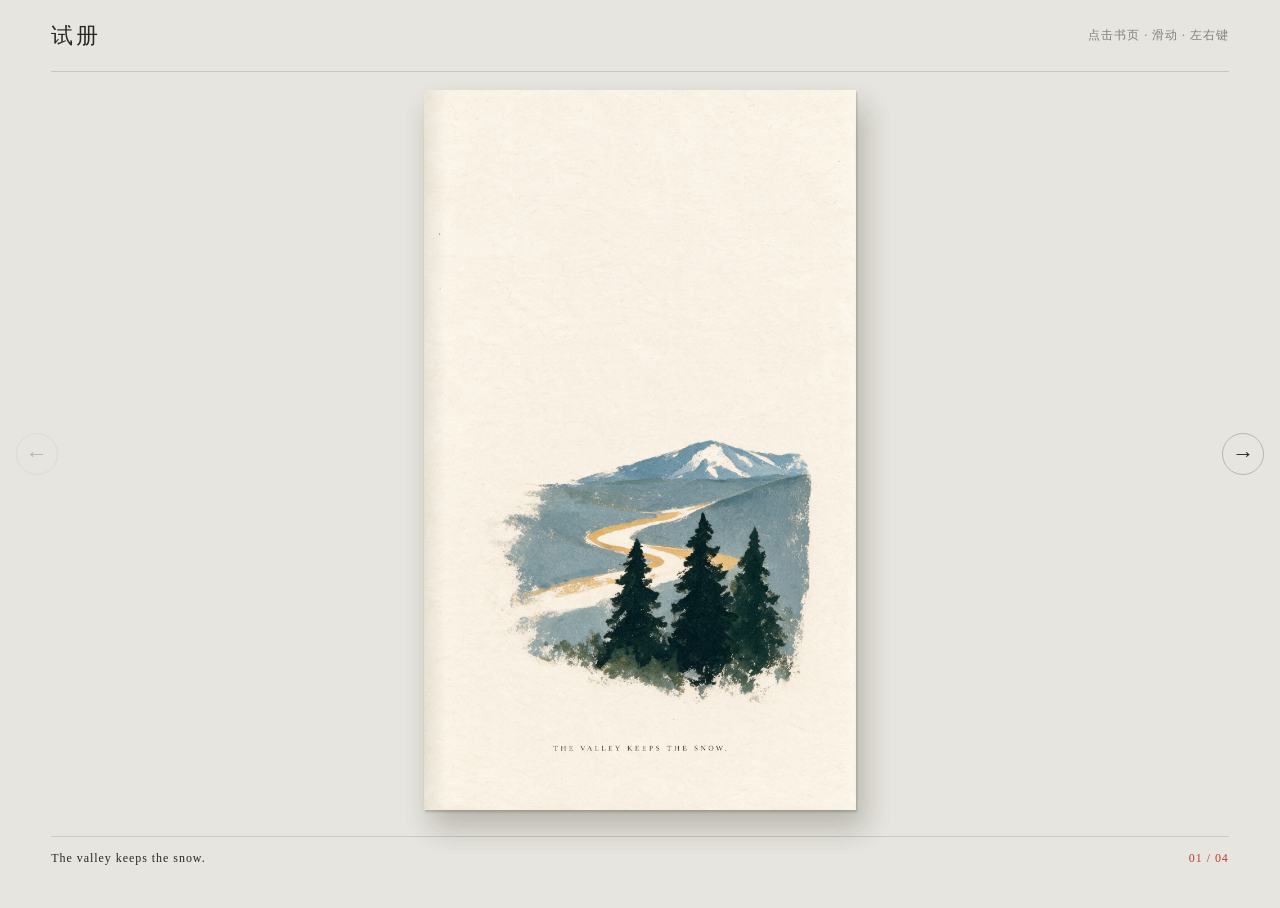
<file: demo-distill/index.html>
<!DOCTYPE html>
<html lang="zh-CN">
<head>
  <meta charset="utf-8" />
  <meta name="viewport" content="width=device-width, initial-scale=1" />
  <title>试册</title>
  <style>
    :root { --paper: #f3eedf; --ink: #282923; --red: #b9412e; }
    * { box-sizing: border-box; }
    body { margin: 0; background: #e7e5df; color: var(--ink); font: 14px "Iowan Old Style", Palatino, "Songti SC", serif; }
    header { height: 72px; margin: 0 4%; border-bottom: 1px solid #c9c8bf; display: flex; align-items: center; justify-content: space-between; }
    h1 { margin: 0; font-weight: 500; font-size: 22px; letter-spacing: 0.12em; }
    .hint { color: #818277; font-size: 12px; letter-spacing: 0.08em; }
    main { padding: 0 4% 28px; }
    .reading-area { position: relative; display: flex; justify-content: center; align-items: center; min-height: 70vh; }
    .book-wrap { width: min(980px, calc((100vh - 180px) * 1.2)); aspect-ratio: 6 / 5; perspective: 2400px; margin: 18px auto 26px; touch-action: pan-y; }
    .book { width: 100%; height: 100%; position: relative; transform: translateX(-25%); transition: transform 0.8s cubic-bezier(.22,.61,.36,1); transform-style: preserve-3d; }
    .book.open { transform: translateX(0); }
    .book.ended { transform: translateX(25%); }
    .sheet { position: absolute; left: 50%; top: 0; width: 50%; height: 100%; transform-origin: left center; transform-style: preserve-3d; transition: transform 1s cubic-bezier(.32,.05,.24,1); cursor: pointer; }
    .sheet.flipped { transform: rotateY(-180deg); }
    .face { position: absolute; inset: 0; background: var(--paper); backface-visibility: hidden; -webkit-backface-visibility: hidden; overflow: hidden; box-shadow: 1px 2px 2px #35322220, 8px 17px 28px #35322224; }
    .back { transform: rotateY(180deg); }
    .face::after { content: ""; position: absolute; inset: 0; pointer-events: none; background: linear-gradient(90deg, #201b1515, transparent 5%, transparent 96%, #fff3); }
    .back::after { background: linear-gradient(270deg, #201b1522, transparent 6%); }
    .page { width: 100%; height: 100%; }
    .page img { display: block; width: 100%; height: 100%; object-fit: cover; }
    .round { position: absolute; top: 50%; width: 42px; height: 42px; margin-top: -21px; background: transparent; border: 1px solid #b7b8af; border-radius: 50%; font-size: 22px; z-index: 20; color: inherit; cursor: pointer; }
    .round:disabled { opacity: 0.25; cursor: default; }
    .prev { left: -3%; }
    .next { right: -3%; }
    .status { display: flex; justify-content: space-between; border-top: 1px solid #cac9c0; padding: 14px 0; font-size: 12px; letter-spacing: 0.08em; }
    #counter { color: var(--red); font-variant-numeric: tabular-nums; }
    @media (max-width: 760px) {
      .book-wrap { width: 100%; aspect-ratio: 0.6; min-width: 0; }
      .book, .book.open, .book.ended { transform: none; }
      .sheet { left: 0; width: 100%; }
      .sheet.flipped { visibility: hidden; }
      .sheet.mobile-back { visibility: visible; transform: none; }
      .sheet.mobile-back .back { transform: none; z-index: 2; }
      .sheet.mobile-back .front { visibility: hidden; }
      .round { top: auto; bottom: -54px; }
      .prev { left: 0; }
      .next { right: 0; }
    }
    @media (prefers-reduced-motion: reduce) {
      .book, .sheet { transition: none; }
    }
  </style>
</head>
<body>
  <header>
    <h1>试册</h1>
    <p class="hint">点击书页 · 滑动 · 左右键</p>
  </header>
  <main>
    <section class="reading-area" aria-label="翻页相册">
      <button class="round prev" id="prev" type="button" aria-label="上一页">←</button>
      <div class="book-wrap">
        <div class="book" id="book"></div>
      </div>
      <button class="round next" id="next" type="button" aria-label="下一页">→</button>
    </section>
    <div class="status">
      <span id="label"></span>
      <span id="counter"></span>
    </div>
  </main>
  <script>
    const pages = [
      ["posters/01-valley.png", "The valley keeps the snow."],
      ["posters/02-boat.png", "The boat stays."],
      ["posters/03-plate.png", "The plate is enough."],
      ["posters/04-roof.png", "A roof and a mountain."]
    ];
    const book = document.querySelector("#book");
    const prev = document.querySelector("#prev");
    const next = document.querySelector("#next");
    const mobile = () => matchMedia("(max-width: 760px)").matches;
    let turned = 0;
    let mobilePage = 0;
    let locked = false;
    const sheets = [];

    book.innerHTML = Array.from({ length: Math.ceil(pages.length / 2) }, (_, i) => {
      const faces = [0, 1].map((j) => {
        const page = pages[i * 2 + j];
        const inner = page
          ? `<article class="page"><img src="${page[0]}" alt="${page[1]}" draggable="false"></article>`
          : `<article class="page"></article>`;
        return `<div class="face ${j ? "back" : "front"}">${inner}</div>`;
      }).join("");
      return `<div class="sheet" data-sheet="${i}">${faces}</div>`;
    }).join("");
    sheets.push(...book.querySelectorAll(".sheet"));

    function render(animating = -1) {
      const m = mobile();
      const count = sheets.length;
      book.classList.toggle("open", !m && turned > 0 && turned < count);
      book.classList.toggle("ended", !m && turned === count);
      sheets.forEach((sheet, i) => {
        sheet.classList.toggle("flipped", m ? i < Math.floor(mobilePage / 2) : i < turned);
        sheet.classList.toggle("mobile-back", m && i === Math.floor(mobilePage / 2) && mobilePage % 2 === 1);
        sheet.style.zIndex = i === animating ? 100 : (m ? (i === Math.floor(mobilePage / 2) ? 50 : 0) : (i < turned ? i + 1 : 30 - i));
      });
      let active;
      if (m) active = [mobilePage];
      else if (turned === 0 || turned === count) active = [turned === 0 ? 0 : pages.length - 1];
      else active = [turned * 2 - 1, turned * 2].filter((n) => n < pages.length);
      document.querySelector("#label").textContent = active.map((n) => pages[n][1]).join("  ·  ");
      document.querySelector("#counter").textContent = active.map((n) => String(n + 1).padStart(2, "0")).join("–") + " / " + String(pages.length).padStart(2, "0");
      prev.disabled = m ? mobilePage === 0 : turned === 0;
      next.disabled = m ? mobilePage === pages.length - 1 : turned === count;
    }

    function flip(dir) {
      if (locked) return;
      if (mobile()) {
        const dest = Math.max(0, Math.min(pages.length - 1, mobilePage + dir));
        if (dest === mobilePage) return;
        mobilePage = dest;
        turned = Math.min(sheets.length, Math.ceil(mobilePage / 2));
        render();
        return;
      }
      const dest = Math.max(0, Math.min(sheets.length, turned + dir));
      if (dest === turned) return;
      const moving = dir > 0 ? turned : turned - 1;
      turned = dest;
      mobilePage = Math.min(pages.length - 1, Math.max(0, turned * 2 - 1));
      locked = true;
      render(moving);
      setTimeout(() => { locked = false; render(); }, matchMedia("(prefers-reduced-motion: reduce)").matches ? 0 : 1020);
    }

    prev.onclick = () => flip(-1);
    next.onclick = () => flip(1);
    let down = null;
    let suppress = false;
    book.addEventListener("pointerdown", (event) => { down = { x: event.clientX, y: event.clientY }; });
    book.addEventListener("pointerup", (event) => {
      if (!down) return;
      const dx = event.clientX - down.x;
      const dy = event.clientY - down.y;
      down = null;
      if (Math.abs(dx) > 40 && Math.abs(dx) > Math.abs(dy)) {
        suppress = true;
        flip(dx < 0 ? 1 : -1);
        setTimeout(() => { suppress = false; }, 100);
      }
    });
    book.addEventListener("click", (event) => {
      if (suppress) return;
      if (mobile()) {
        const rect = book.getBoundingClientRect();
        flip(event.clientX - rect.left < rect.width * 0.3 ? -1 : 1);
        return;
      }
      const sheet = event.target.closest(".sheet");
      if (sheet) flip(Number(sheet.dataset.sheet) < turned ? -1 : 1);
    });
    document.addEventListener("keydown", (event) => {
      if (event.key === "ArrowRight" || event.key === "ArrowLeft") {
        event.preventDefault();
        flip(event.key === "ArrowRight" ? 1 : -1);
      }
    });
    window.addEventListener("resize", () => render());
    render();
  </script>
</body>
</html>
</file>
